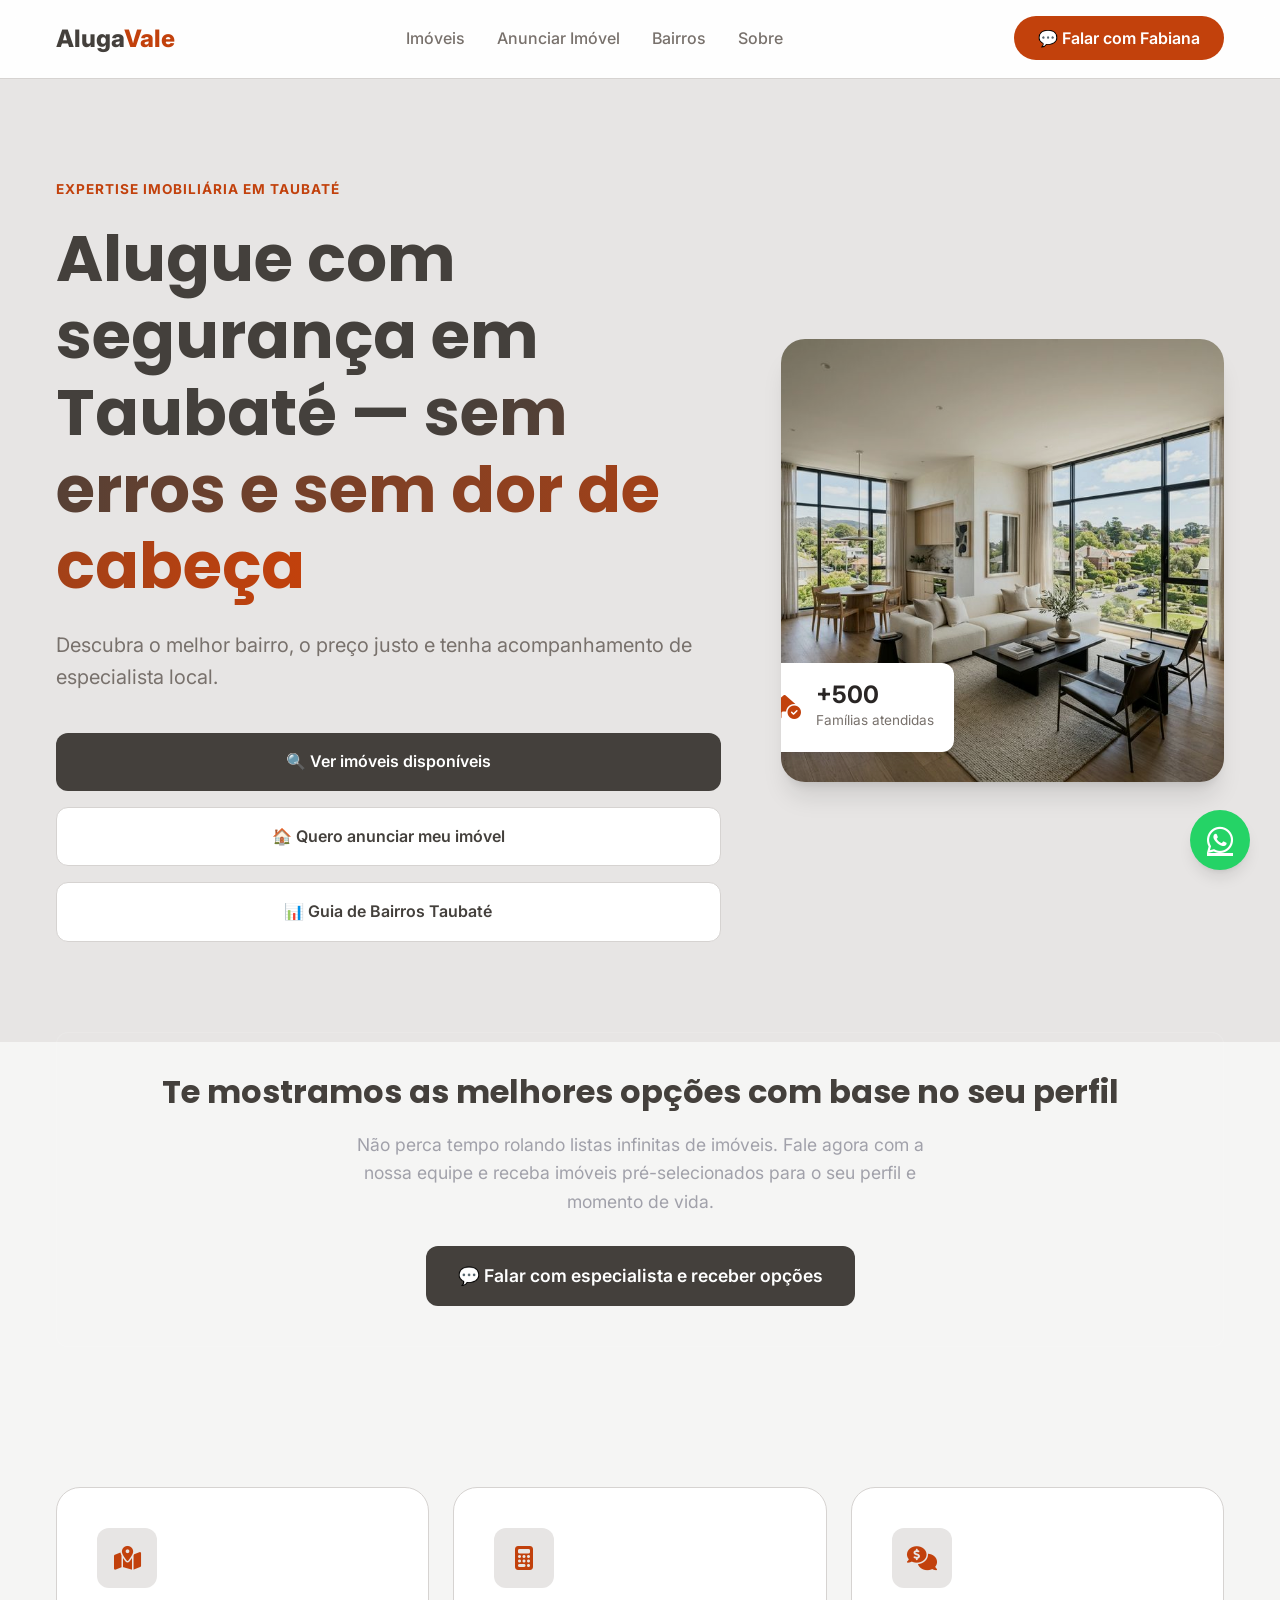
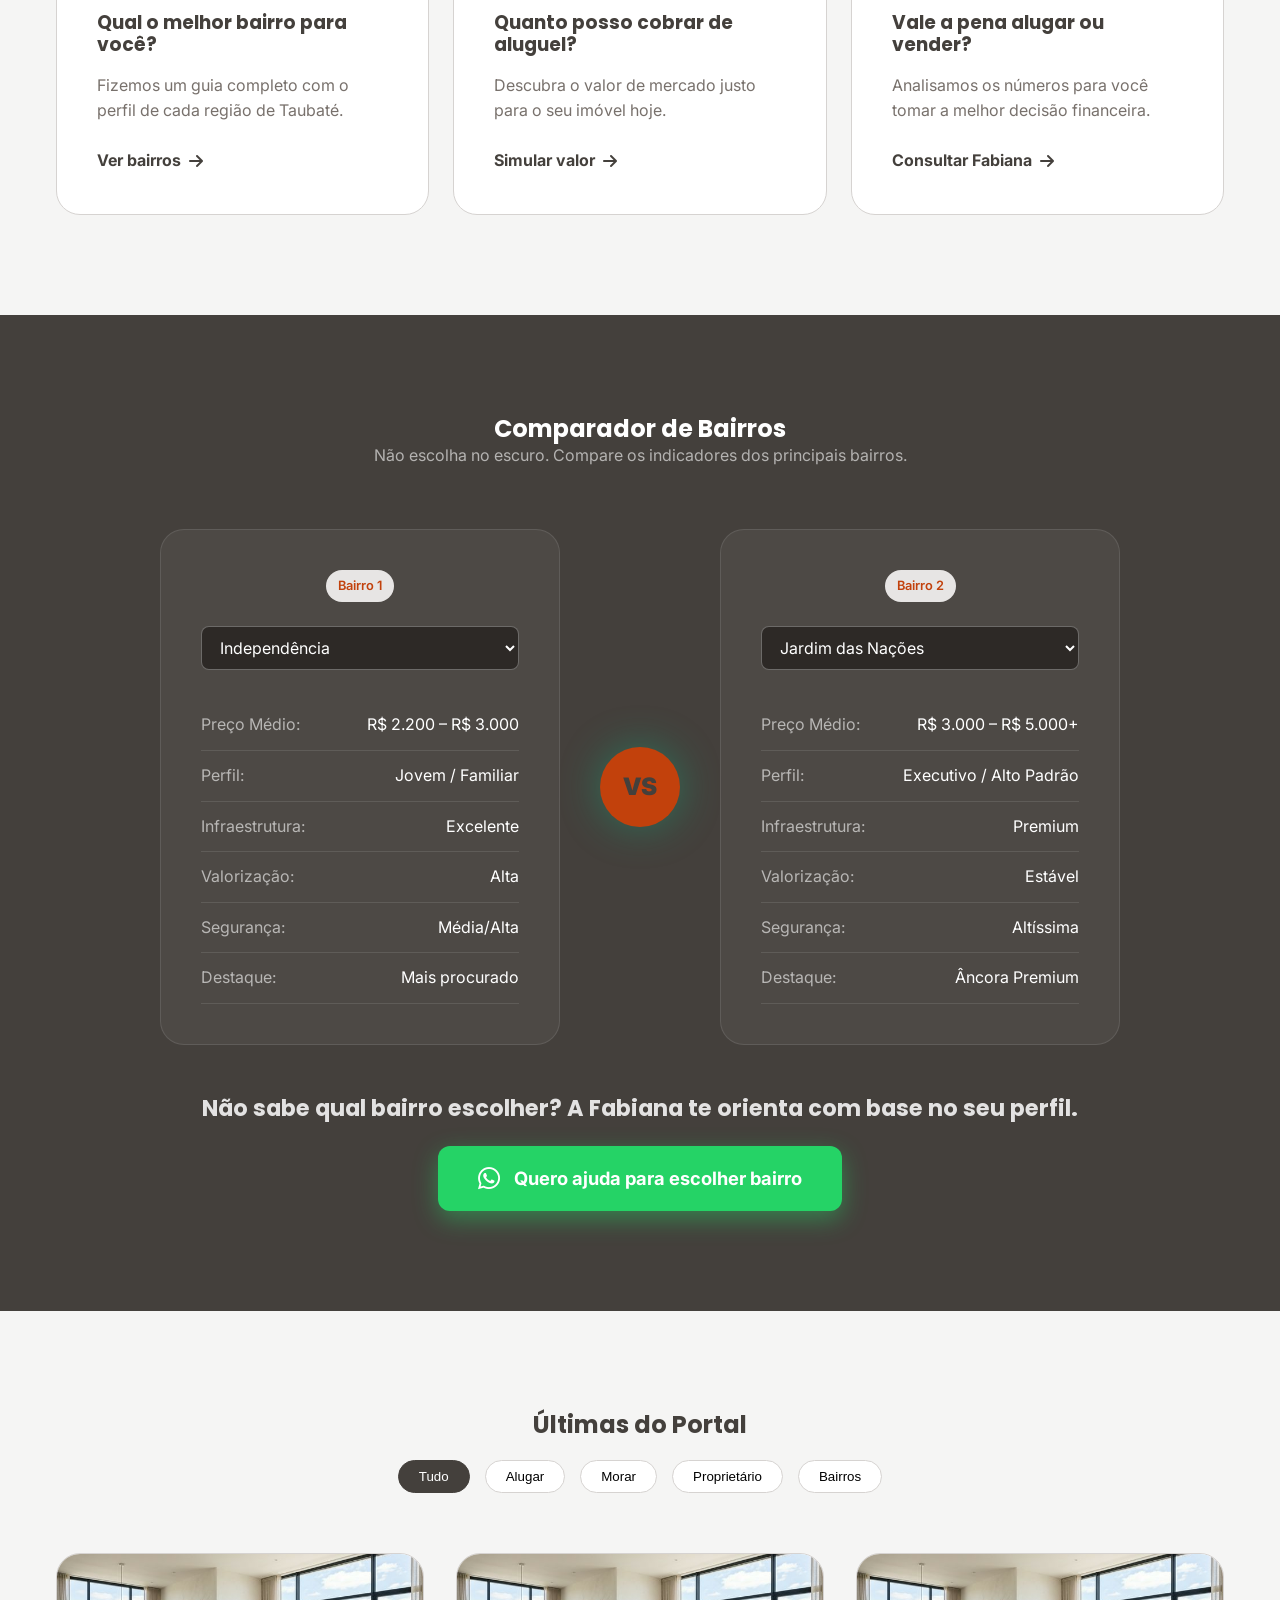
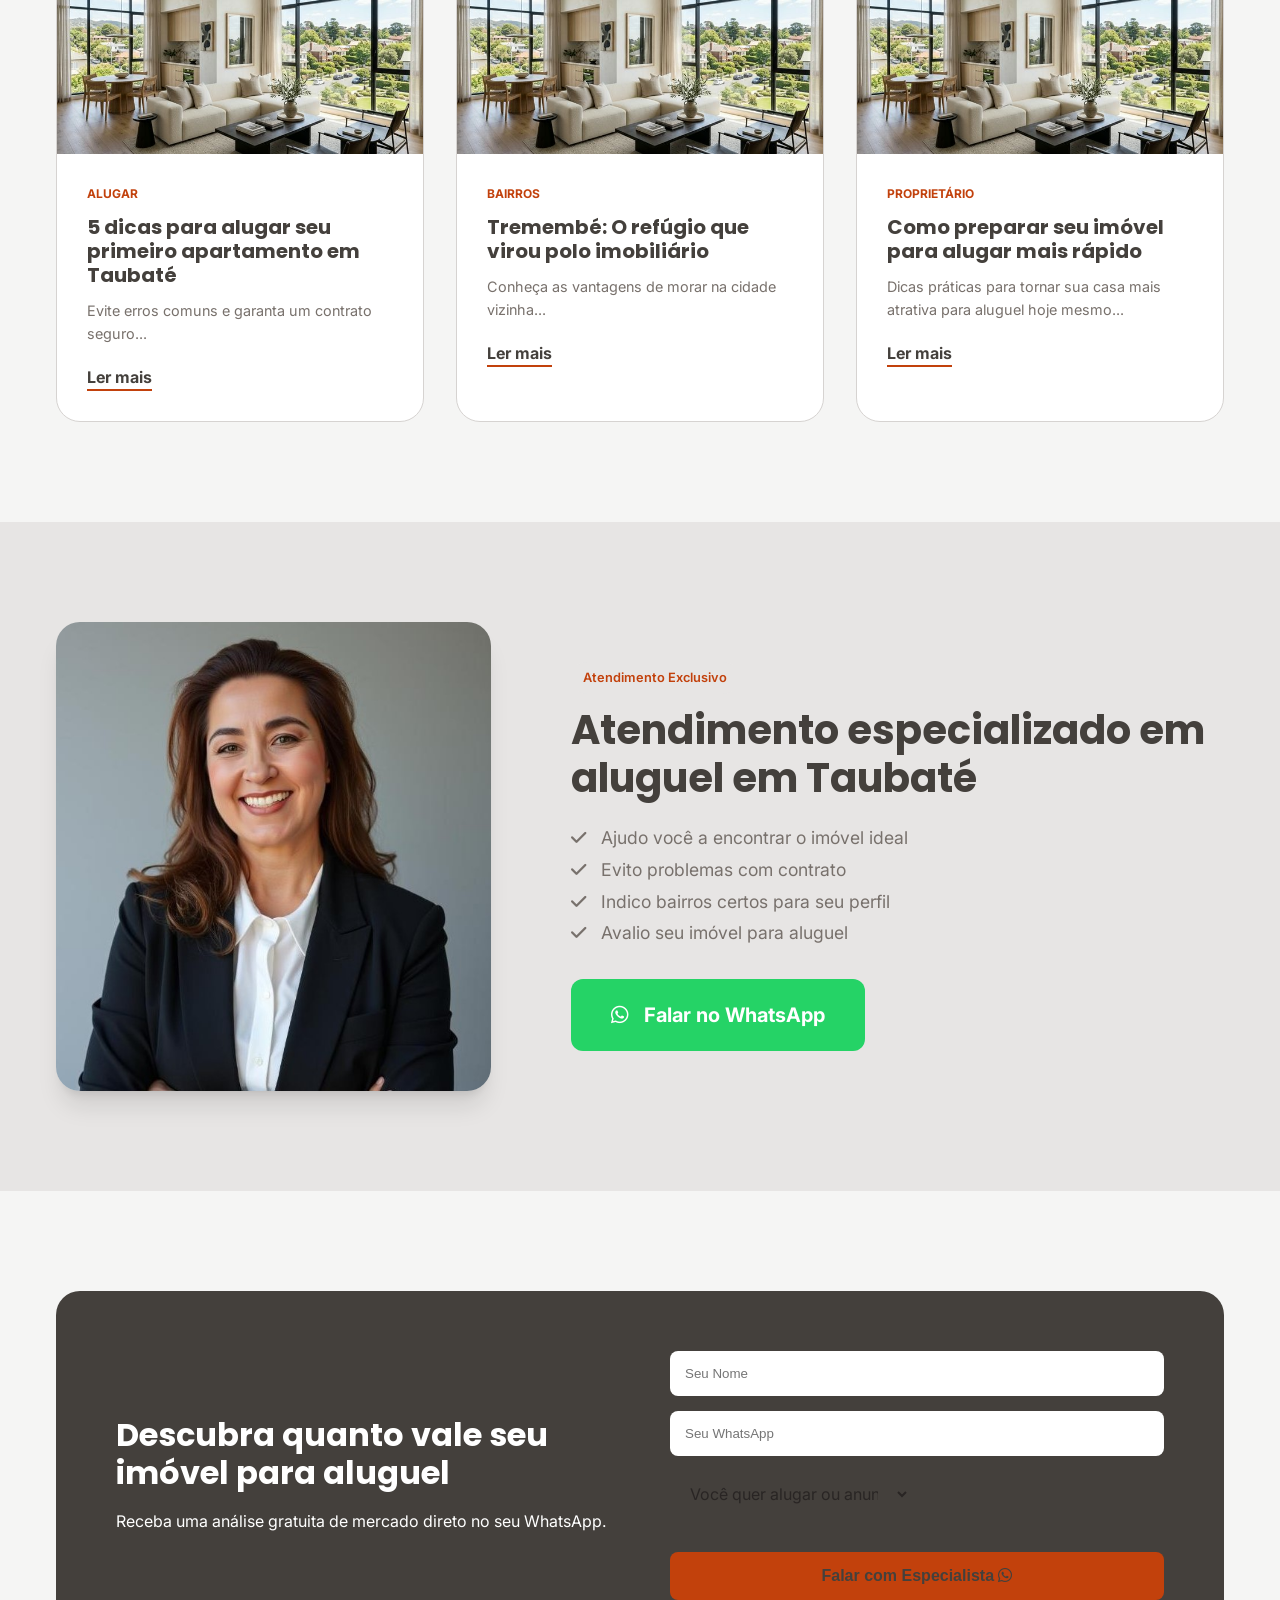
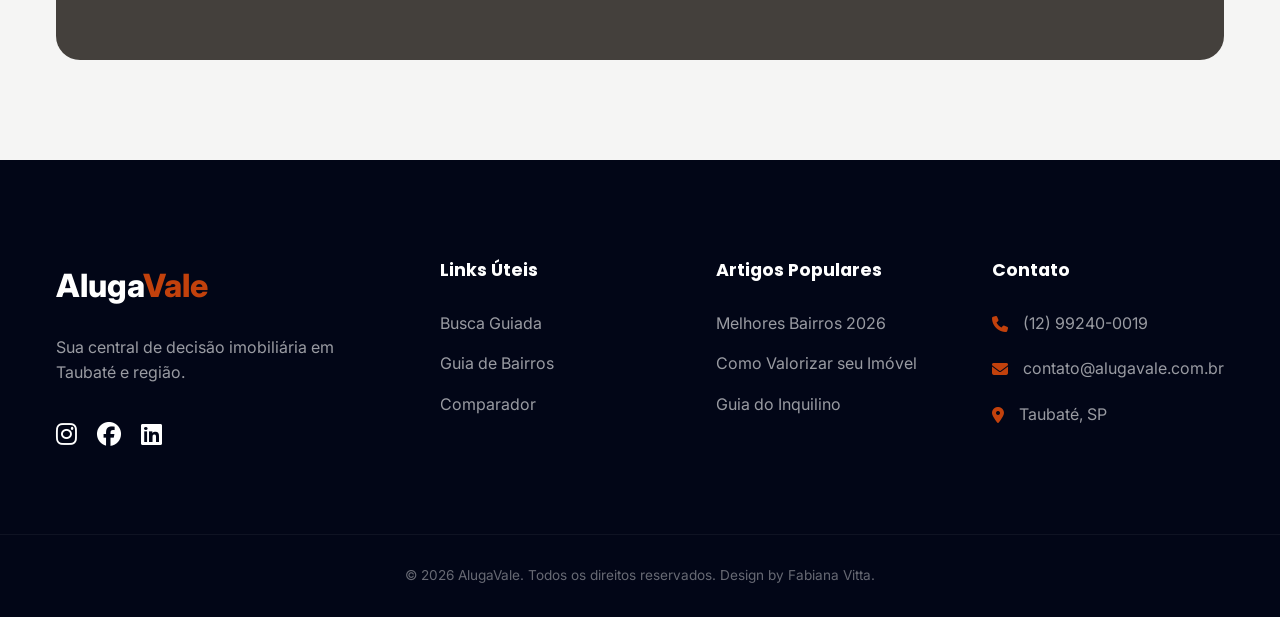
<file: index.html>
<!DOCTYPE html>
<html lang="pt-BR">

<head>
    <meta charset="UTF-8">
    <meta name="viewport" content="width=device-width, initial-scale=1.0">
    <title>AlugaVale | Consultoria Imobiliária Premium em Taubaté</title>
    <meta name="description"
        content="Consultoria especializada em locação e vendas de alto padrão em Taubaté e Tremembé. Resultados que você confia.">
    <link rel="icon" type="image/svg+xml" href="images/favicon.svg">

    <!-- Premium Fonts -->
    <link rel="preconnect" href="https://fonts.googleapis.com">
    <link rel="preconnect" href="https://fonts.gstatic.com" crossorigin>
    <link
        href="https://fonts.googleapis.com/css2?family=Inter:wght@400;500;600&family=Outfit:wght@500;600;700;800&family=Poppins:wght@400;500;600;700&display=swap"
        rel="stylesheet">

    <!-- UI Icons -->
    <link rel="stylesheet" href="https://cdnjs.cloudflare.com/ajax/libs/font-awesome/6.4.0/css/all.min.css">

    <link rel="stylesheet" href="css/style.css">
</head>

<body>

    <!-- WhatsApp Floating Button -->
    <a href="https://wa.me/5512992400019" class="whatsapp-fixed" target="_blank">
        <i class="fa-brands fa-whatsapp"></i>
    </a>

    <!-- Header / Navbar -->
    <nav class="navbar">
        <div class="container nav-container">
            <a href="/" class="logo">
                Aluga<span>Vale</span>
            </a>
            <div class="nav-links">
                <a href="imoveis.html">Imóveis</a>
                <a href="cadastrar-imovel.html">Anunciar Imóvel</a>
                <a href="#bairros">Bairros</a>
                <a href="#sobre">Sobre</a>
            </div>
            <div class="nav-actions">
                <a href="https://wa.me/5512992400019?text=Ol%C3%A1%21%20Gostaria%20de%20falar%20com%20a%20Fabiana." target="_blank" class="btn-cta">
                    💬 Falar com Fabiana
                </a>
            </div>
        </div>
    </nav>

    <!-- Main Content Wrapper -->
    <div id="home-content">

        <!-- HERO SECTION -->
        <section class="hero">
            <div class="container hero-layout">
                <div class="hero-text-content">
                    <span class="hero-badge">Expertise Imobiliária em Taubaté</span>
                    <h1>Alugue com segurança em Taubaté — <span class="text-gradient">sem erros e sem dor de cabeça</span></h1>
                    <p class="hero-subheadline">Descubra o melhor bairro, o preço justo e tenha acompanhamento de especialista local.</p>
                    
                    <div class="hero-buttons" style="flex-direction: column; align-items: flex-start; gap: 16px;">
                        <a href="imoveis.html" class="btn-primary" style="width: 100%; text-align: center; justify-content: center;">🔍 Ver imóveis disponíveis</a>
                        <a href="cadastrar-imovel.html" class="btn-secondary" style="width: 100%; text-align: center; justify-content: center;">🏠 Quero anunciar meu imóvel</a>
                        <a href="bairros.html" class="btn-secondary" style="width: 100%; text-align: center; justify-content: center;">📊 Guia de Bairros Taubaté</a>
                    </div>
                </div>
                
                <div class="hero-visual">
                    <div class="hero-image-card">
                        <img src="images/hero-bg.png" alt="Taubaté e Tremembé" class="hero-img">
                        <div class="floating-stat">
                            <i class="fa-solid fa-house-circle-check"></i>
                            <div>
                                <strong>+500</strong>
                                <span>Famílias atendidas</span>
                            </div>
                        </div>
                    </div>
                </div>
            </div>
        </section>

        <!-- BUSCA GUIADA (Substitui a busca padrão) -->
        <section class="search-section" id="busca" style="padding: 40px 0;">
            <div class="container">
                <div class="guided-search-banner" style="text-align: center; padding: 40px; background: rgba(255,255,255,0.03); border-radius: 12px; border: 1px solid rgba(255,255,255,0.1);">
                    <h2 style="margin-bottom: 20px; font-size: 2rem;">Te mostramos as melhores opções com base no seu perfil</h2>
                    <p style="margin-bottom: 30px; font-size: 1.1rem; color: #a1a1aa; max-width: 600px; margin-left: auto; margin-right: auto;">Não perca tempo rolando listas infinitas de imóveis. Fale agora com a nossa equipe e receba imóveis pré-selecionados para o seu perfil e momento de vida.</p>
                    <a href="https://wa.me/5512992400019?text=Ol%C3%A1%2C%20quero%20ajuda%20para%20encontrar%20um%20im%C3%B3vel%20para%20alugar%20em%20Taubat%C3%A9" target="_blank" class="btn-primary" style="display: inline-flex; font-size: 1.1rem; padding: 16px 32px;">💬 Falar com especialista e receber opções</a>
                </div>
            </div>
        </section>

        <!-- SEÇÃO DE DECISÃO (DIFERENCIAL) -->
        <section class="decision-section">
            <div class="container grid-3">
                <div class="decision-card">
                    <div class="card-icon"><i class="fa-solid fa-map-location-dot"></i></div>
                    <h3>Qual o melhor bairro para você?</h3>
                    <p>Fizemos um guia completo com o perfil de cada região de Taubaté.</p>
                    <a href="bairros.html" class="link-arrow">Ver bairros <i class="fa-solid fa-arrow-right"></i></a>
                </div>
                <div class="decision-card">
                    <div class="card-icon"><i class="fa-solid fa-calculator"></i></div>
                    <h3>Quanto posso cobrar de aluguel?</h3>
                    <p>Descubra o valor de mercado justo para o seu imóvel hoje.</p>
                    <a href="#avaliacao" class="link-arrow">Simular valor <i class="fa-solid fa-arrow-right"></i></a>
                </div>
                <div class="decision-card">
                    <div class="card-icon"><i class="fa-solid fa-comments-dollar"></i></div>
                    <h3>Vale a pena alugar ou vender?</h3>
                    <p>Analisamos os números para você tomar a melhor decisão financeira.</p>
                    <a href="#contato" class="link-arrow">Consultar Fabiana <i class="fa-solid fa-arrow-right"></i></a>
                </div>
            </div>
        </section>

        <!-- COMPARADOR DE BAIRROS -->
        <section class="comparator-section" id="comparacoes">
            <div class="container">
                <div class="section-header">
                    <h2>Comparador de Bairros</h2>
                    <p>Não escolha no escuro. Compare os indicadores dos principais bairros.</p>
                </div>
                
                <div class="comparator-ui">
                    <div class="comp-col">
                        <div class="comp-header">
                            <span class="badge">Bairro 1</span>
                            <select id="comp-select-1" onchange="updateComparator()" class="comp-select">
                                <option value="independencia">Independência</option>
                                <option value="jardim">Jardim das Nações</option>
                                <option value="centro">Centro</option>
                                <option value="estiva">Estiva</option>
                                <option value="quiririm">Quiririm</option>
                                <option value="saogeraldo">Vila São Geraldo</option>
                                <option value="tremembe">Tremembé</option>
                            </select>
                        </div>
                        <ul class="comp-list" id="comp-list-1"></ul>
                    </div>
                    <div class="vs-circle">VS</div>
                    <div class="comp-col">
                        <div class="comp-header">
                            <span class="badge">Bairro 2</span>
                            <select id="comp-select-2" onchange="updateComparator()" class="comp-select">
                                <option value="independencia">Independência</option>
                                <option value="jardim" selected>Jardim das Nações</option>
                                <option value="centro">Centro</option>
                                <option value="estiva">Estiva</option>
                                <option value="quiririm">Quiririm</option>
                                <option value="saogeraldo">Vila São Geraldo</option>
                                <option value="tremembe">Tremembé</option>
                            </select>
                        </div>
                        <ul class="comp-list" id="comp-list-2"></ul>
                    </div>
                </div>
                
                <div class="comparator-cta" style="text-align: center; margin-top: 50px;">
                    <h3 style="margin-bottom: 24px; font-size: 1.4rem; color: rgba(255,255,255,0.85);">Não sabe qual bairro escolher? A Fabiana te orienta com base no seu perfil.</h3>
                    <a href="https://wa.me/5512992400019?text=Ol%C3%A1%2C%20n%C3%A3o%20sei%20qual%20bairro%20escolher.%20Preciso%20de%20ajuda%20com%20base%20no%20meu%20perfil." target="_blank" style="
                        display: inline-flex;
                        align-items: center;
                        gap: 14px;
                        background: #25D366;
                        color: white;
                        font-size: 1.15rem;
                        font-weight: 700;
                        padding: 18px 40px;
                        border-radius: 12px;
                        text-decoration: none;
                        box-shadow: 0 8px 24px rgba(37,211,102,0.45);
                        transition: transform 0.2s, box-shadow 0.2s;
                        font-family: inherit;
                    "
                    onmouseover="this.style.transform='translateY(-3px)';this.style.boxShadow='0 14px 32px rgba(37,211,102,0.55)'"
                    onmouseout="this.style.transform='translateY(0)';this.style.boxShadow='0 8px 24px rgba(37,211,102,0.45)'">
                        <i class="fa-brands fa-whatsapp" style="font-size: 1.6rem;"></i>
                        Quero ajuda para escolher bairro
                    </a>
                </div>
            </div>
        </section>

        <!-- CONTEÚDOS EM DESTAQUE -->
        <section class="portal-grid" id="artigos">
            <div class="container">
                <div class="section-header">
                    <h2>Últimas do Portal</h2>
                    <div class="portal-categories">
                        <button class="active">Tudo</button>
                        <button>Alugar</button>
                        <button>Morar</button>
                        <button>Proprietário</button>
                        <button>Bairros</button>
                    </div>
                </div>

                <div class="articles-grid">
                    <article class="article-card">
                        <div class="article-img" style="background-image: url('images/hero-bg.png')"></div>
                        <div class="article-content">
                            <span class="cat">ALUGAR</span>
                            <h3>5 dicas para alugar seu primeiro apartamento em Taubaté</h3>
                            <p>Evite erros comuns e garanta um contrato seguro...</p>
                            <a href="#" class="btn-read">Ler mais</a>
                        </div>
                    </article>
                    <article class="article-card">
                        <div class="article-img" style="background-image: url('images/hero-bg.png')"></div>
                        <div class="article-content">
                            <span class="cat">BAIRROS</span>
                            <h3>Tremembé: O refúgio que virou polo imobiliário</h3>
                            <p>Conheça as vantagens de morar na cidade vizinha...</p>
                            <a href="#" class="btn-read">Ler mais</a>
                        </div>
                    </article>
                    <article class="article-card">
                        <div class="article-img" style="background-image: url('images/hero-bg.png')"></div>
                        <div class="article-content">
                            <span class="cat">PROPRIETÁRIO</span>
                            <h3>Como preparar seu imóvel para alugar mais rápido</h3>
                            <p>Dicas práticas para tornar sua casa mais atrativa para aluguel hoje mesmo...</p>
                            <a href="#" class="btn-read">Ler mais</a>
                        </div>
                    </article>
                </div>
            </div>
        </section>

        <!-- BLOCO DE CONFIANÇA -->
        <section class="trust-block" id="sobre">
            <div class="container trust-layout">
                <div class="trust-image">
                    <img src="images/corretora.jpg" alt="Fabiana Vitta">
                </div>
                <div class="trust-content">
                    <span class="badge">Atendimento Exclusivo</span>
                    <h2 style="margin-bottom: 10px;">Atendimento especializado em aluguel em Taubaté</h2>
                    <ul style="list-style: none; padding: 0; margin: 20px 0 30px 0; font-size: 1.1rem; line-height: 1.8; color: var(--text-muted);">
                        <li><i class="fa-solid fa-check" style="color: var(--primary-color); margin-right: 10px;"></i> Ajudo você a encontrar o imóvel ideal</li>
                        <li><i class="fa-solid fa-check" style="color: var(--primary-color); margin-right: 10px;"></i> Evito problemas com contrato</li>
                        <li><i class="fa-solid fa-check" style="color: var(--primary-color); margin-right: 10px;"></i> Indico bairros certos para seu perfil</li>
                        <li><i class="fa-solid fa-check" style="color: var(--primary-color); margin-right: 10px;"></i> Avalio seu imóvel para aluguel</li>
                    </ul>
                    <a href="https://wa.me/5512992400019?text=Ol%C3%A1%2C%20gostaria%20de%20falar%20com%20a%20Fabiana." target="_blank" class="btn-whatsapp-large">
                        <i class="fa-brands fa-whatsapp"></i> Falar no WhatsApp
                    </a>
                </div>
            </div>
        </section>

        <!-- CAPTURA DE LEADS -->
        <section class="lead-capture" id="avaliacao">
            <div class="container">
                <div class="capture-card">
                    <div class="capture-text">
                        <h2>Descubra quanto vale seu imóvel para aluguel</h2>
                        <p>Receba uma análise gratuita de mercado direto no seu WhatsApp.</p>
                    </div>
                    <form class="capture-form" id="leadForm">
                        <input type="text" id="leadName" placeholder="Seu Nome" required>
                        <input type="tel" id="leadPhone" placeholder="Seu WhatsApp" required>
                        <select id="leadIntent" required style="width: 100%; padding: 12px 16px; border: 1px solid var(--border-light); border-radius: 8px; background: var(--bg-card); color: var(--text-main); font-family: inherit; font-size: 1rem; outline: none; margin-bottom: 20px; transition: border-color 0.2s;">
                            <option value="">Você quer alugar ou anunciar um imóvel?</option>
                            <option value="quero_alugar">Quero alugar um imóvel</option>
                            <option value="quero_anunciar">Sou proprietário e quero anunciar/avaliar</option>
                        </select>
                        <button type="submit" class="btn-submit">Falar com Especialista <i class="fa-brands fa-whatsapp"></i></button>
                    </form>
                </div>
            </div>
        </section>

    </div> <!-- End Home Content -->

    <footer class="footer-professional">
        <div class="container footer-grid">
            <div class="footer-info">
                <div class="logo">Aluga<span>Vale</span></div>
                <p>Sua central de decisão imobiliária em Taubaté e região.</p>
                <div class="social-links">
                    <a href="#"><i class="fa-brands fa-instagram"></i></a>
                    <a href="#"><i class="fa-brands fa-facebook"></i></a>
                    <a href="#"><i class="fa-brands fa-linkedin"></i></a>
                </div>
            </div>
            <div class="footer-nav">
                <h4>Links Úteis</h4>
                <a href="#busca">Busca Guiada</a>
                <a href="#bairros">Guia de Bairros</a>
                <a href="#comparacoes">Comparador</a>
            </div>
            <div class="footer-nav">
                <h4>Artigos Populares</h4>
                <a href="#">Melhores Bairros 2026</a>
                <a href="#">Como Valorizar seu Imóvel</a>
                <a href="#">Guia do Inquilino</a>
            </div>
            <div class="footer-contact">
                <h4>Contato</h4>
                <p><i class="fa-solid fa-phone"></i> (12) 99240-0019</p>
                <p><i class="fa-solid fa-envelope"></i> contato@alugavale.com.br</p>
                <p><i class="fa-solid fa-location-dot"></i> Taubaté, SP</p>
            </div>
        </div>
        <div class="footer-bottom">
            <div class="container">
                <p>&copy; 2026 AlugaVale. Todos os direitos reservados. Design by Fabiana Vitta.</p>
            </div>
        </div>
    </footer>

    <script src="js/app.js"></script>
</body>

</html>
</file>
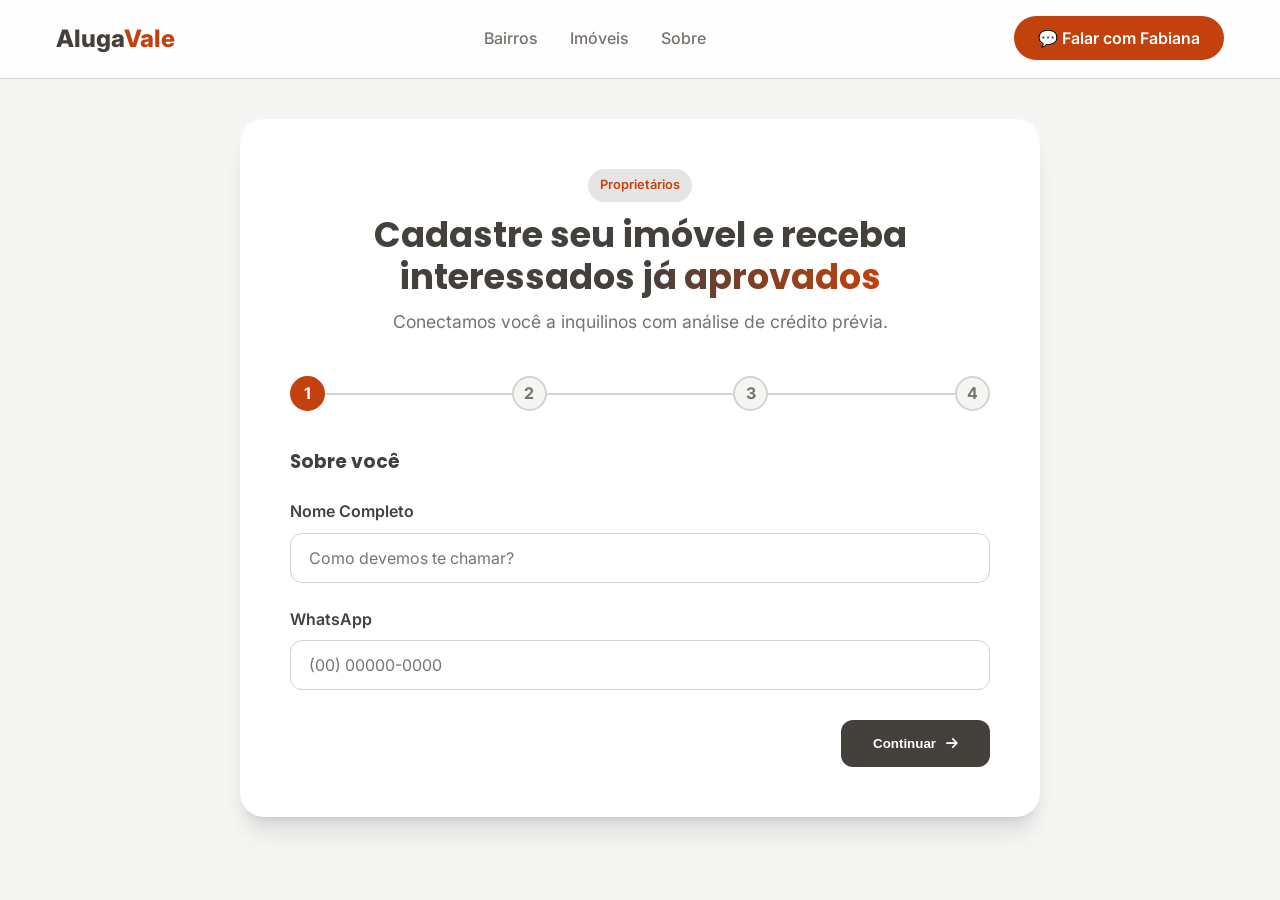
<file: cadastrar-imovel.html>
<!DOCTYPE html>
<html lang="pt-BR">

<head>
    <meta charset="UTF-8">
    <meta name="viewport" content="width=device-width, initial-scale=1.0">
    <title>Anuncie seu Imóvel | AlugaVale</title>
    <link rel="icon" type="image/svg+xml" href="images/favicon.svg">

    <!-- Premium Fonts -->
    <link rel="preconnect" href="https://fonts.googleapis.com">
    <link rel="preconnect" href="https://fonts.gstatic.com" crossorigin>
    <link href="https://fonts.googleapis.com/css2?family=Inter:wght@400;500;600&family=Outfit:wght@500;600;700;800&family=Poppins:wght@400;500;600;700&display=swap" rel="stylesheet">

    <!-- UI Icons -->
    <link rel="stylesheet" href="https://cdnjs.cloudflare.com/ajax/libs/font-awesome/6.4.0/css/all.min.css">

    <link rel="stylesheet" href="css/style.css">
    <link rel="stylesheet" href="css/imoveis.css">
</head>

<body>

    <nav class="navbar">
        <div class="container nav-container">
            <a href="index.html" class="logo">
                Aluga<span>Vale</span>
            </a>
            <div class="nav-links">
                <a href="index.html#bairros">Bairros</a>
                <a href="imoveis.html">Imóveis</a>
                <a href="index.html#sobre">Sobre</a>
            </div>
            <div class="nav-actions">
                <a href="https://wa.me/5512992400019" target="_blank" class="btn-cta">
                    💬 Falar com Fabiana
                </a>
            </div>
        </div>
    </nav>

    <main class="container">
        <div class="form-container">
            <div id="formHeader" style="text-align: center; margin-bottom: 40px;">
                <span class="badge">Proprietários</span>
                <h1 style="font-size: 2.2rem; line-height: 1.2;">Cadastre seu imóvel e receba interessados <span class="text-gradient">já aprovados</span></h1>
                <p style="color: var(--text-muted); margin-top: 10px; font-size: 1.1rem;">Conectamos você a inquilinos com análise de crédito prévia.</p>
            </div>

            <!-- Progress Tracker -->
            <div class="form-steps">
                <div class="step-item active" data-step="1">1</div>
                <div class="step-item" data-step="2">2</div>
                <div class="step-item" data-step="3">3</div>
                <div class="step-item" data-step="4">4</div>
            </div>

            <form id="propertyForm">
                <!-- Step 1: Proprietário -->
                <div class="form-section active" id="step1">
                    <h3 style="margin-bottom: 25px;">Sobre você</h3>
                    <div class="form-group">
                        <label for="ownerName">Nome Completo</label>
                        <input type="text" id="ownerName" class="form-control" placeholder="Como devemos te chamar?" required>
                    </div>
                    <div class="form-group">
                        <label for="ownerPhone">WhatsApp</label>
                        <input type="tel" id="ownerPhone" class="form-control" placeholder="(00) 00000-0000" required>
                    </div>
                    <div style="display: flex; justify-content: flex-end; margin-top: 30px;">
                        <button type="button" class="btn-primary" onclick="nextStep(2)">Continuar <i class="fa-solid fa-arrow-right"></i></button>
                    </div>
                </div>

                <!-- Step 2: Imóvel -->
                <div class="form-section" id="step2">
                    <h3 style="margin-bottom: 25px;">Sobre o imóvel</h3>
                    <div class="grid-3" style="grid-template-columns: 1fr 1fr; gap: 20px; margin-bottom: 0;">
                        <div class="form-group">
                            <label for="type">Tipo</label>
                            <select id="type" class="form-control" required>
                                <option value="">Selecione...</option>
                                <option value="Casa">Casa</option>
                                <option value="Apartamento">Apartamento</option>
                                <option value="Comercial">Ponto Comercial</option>
                            </select>
                        </div>
                        <div class="form-group">
                            <label for="neighborhood">Bairro</label>
                            <input type="text" id="neighborhood" class="form-control" placeholder="Onde fica?" required>
                        </div>
                    </div>
                    <div class="form-group">
                        <label for="rentValue">Valor do Aluguel (Pacote completo)</label>
                        <input type="text" id="rentValue" class="form-control" placeholder="R$ 0,00" required>
                    </div>
                    <div class="form-group">
                        <label for="description">Descrição (Diferenciais)</label>
                        <textarea id="description" class="form-control" rows="4" placeholder="Ex: Quintal grande, suíte, recém reformado..." required></textarea>
                    </div>
                    <div style="display: flex; justify-content: space-between; margin-top: 30px;">
                        <button type="button" class="btn-secondary" onclick="nextStep(1)">Voltar</button>
                        <button type="button" class="btn-primary" onclick="nextStep(3)">Continuar <i class="fa-solid fa-arrow-right"></i></button>
                    </div>
                </div>

                <!-- Step 3: Fotos -->
                <div class="form-section" id="step3">
                    <h3 style="margin-bottom: 15px;">Fotos do imóvel</h3>
                    <p style="color: var(--text-muted); margin-bottom: 25px; font-size: 0.95rem;">Imóveis com fotos de boa qualidade alugam até 3x mais rápido.</p>
                    
                    <div class="upload-container" onclick="document.getElementById('fileInput').click()">
                        <div class="upload-icon"><i class="fa-solid fa-cloud-arrow-up"></i></div>
                        <h4>Clique para carregar ou arraste fotos</h4>
                        <p style="color: var(--text-muted); font-size: 0.85rem;">Formatos aceitos: JPG, PNG • Máx. 10 fotos</p>
                        <input type="file" id="fileInput" multiple accept="image/*" style="display: none;">
                    </div>

                    <div id="photoCounter" style="margin-top: 20px; font-weight: 600; color: var(--primary);">
                        Fotos selecionadas: <span id="currentPhotoCount">0</span>/10
                    </div>

                    <div id="previewGrid" class="preview-grid">
                        <!-- Previews will appear here -->
                    </div>

                    <div style="display: flex; justify-content: space-between; margin-top: 30px;">
                        <button type="button" class="btn-secondary" onclick="nextStep(2)">Voltar</button>
                        <button type="button" class="btn-primary" onclick="nextStep(4)">Finalizar Cadastro <i class="fa-solid fa-arrow-right"></i></button>
                    </div>
                </div>

                <!-- Step 4: Revisão -->
                <div class="form-section" id="step4">
                    <h3 style="margin-bottom: 25px;">Tudo pronto?</h3>
                    <div style="background: var(--bg-gray); padding: 25px; border-radius: var(--radius-md); margin-bottom: 30px;">
                        <p>Ao clicar abaixo, você concorda que nossa equipe entre em contato via WhatsApp para validar seu cadastro imobiliário.</p>
                    </div>
                    <div style="display: flex; justify-content: space-between; margin-top: 30px;">
                        <button type="button" class="btn-secondary" onclick="nextStep(3)">Voltar</button>
                        <button type="submit" id="submitBtn" class="btn-primary" style="padding: 16px 40px; font-size: 1.1rem;">
                            Quero anunciar meu imóvel
                        </button>
                    </div>
                </div>
            </form>

            <div id="successMessage" class="hidden" style="text-align: center; padding: 40px 0;">
                <div style="font-size: 70px; color: #22c55e; margin-bottom: 25px;">
                    <i class="fa-solid fa-circle-check"></i>
                </div>
                <h2 style="font-size: 2rem; margin-bottom: 15px;">Seu imóvel foi enviado com sucesso!</h2>
                <p style="color: var(--text-muted); font-size: 1.1rem; max-width: 500px; margin: 0 auto;">Nossa equipe irá revisar e em breve você começará a receber interessados qualificados no seu WhatsApp.</p>
                <div style="margin-top: 40px;">
                    <a href="index.html" class="btn-secondary">Voltar para o início</a>
                </div>
            </div>
        </div>
    </main>

    <script src="js/imoveis.js"></script>
    <script>
        // Multi-Step Logic
        let currentStep = 1;
        const totalSteps = 4;

        function nextStep(step) {
            // Basic validation for current step
            const currentSection = document.getElementById(`step${currentStep}`);
            const inputs = currentSection.querySelectorAll('input, select, textarea');
            let valid = true;
            
            inputs.forEach(input => {
                if(input.required && !input.value) {
                    input.style.borderColor = '#ef4444';
                    valid = false;
                } else {
                    input.style.borderColor = 'var(--border)';
                }
            });

            if (!valid && step > currentStep) return;

            // Switch steps
            document.querySelectorAll('.form-section').forEach(s => s.classList.remove('active'));
            document.getElementById(`step${step}`).classList.add('active');
            
            // Update progress items
            document.querySelectorAll('.step-item').forEach(item => {
                const s = parseInt(item.dataset.step);
                item.classList.remove('active', 'completed');
                if (s === step) item.classList.add('active');
                if (s < step) item.classList.add('completed');
            });

            currentStep = step;
            window.scrollTo({ top: 0, behavior: 'smooth' });
        }

        // Mask for Phone
        const phoneInput = document.getElementById('ownerPhone');
        phoneInput.addEventListener('input', (e) => {
            let x = e.target.value.replace(/\D/g, '').match(/(\d{0,2})(\d{0,5})(\d{0,4})/);
            e.target.value = !x[2] ? x[1] : '(' + x[1] + ') ' + x[2] + (x[3] ? '-' + x[3] : '');
        });

        // Mask for Currency
        const rentInput = document.getElementById('rentValue');
        rentInput.addEventListener('input', (e) => {
            let value = e.target.value.replace(/\D/g, "");
            value = (value / 100).toLocaleString("pt-BR", {
                style: "currency",
                currency: "BRL",
            });
            e.target.value = value;
        });

        // Photo Upload System
        const fileInput = document.getElementById('fileInput');
        const previewGrid = document.getElementById('previewGrid');
        const countSpan = document.getElementById('currentPhotoCount');
        let uploadedFiles = [];

        fileInput.addEventListener('change', (e) => {
            const files = Array.from(e.target.files);
            
            if (uploadedFiles.length + files.length > 10) {
                alert('O limite máximo é de 10 fotos.');
                return;
            }

            files.forEach(file => {
                if (file.size > 5 * 1024 * 1024) {
                    alert(`A foto ${file.name} é muito grande. Limite de 5MB.`);
                    return;
                }

                const reader = new FileReader();
                reader.onload = (event) => {
                    const item = document.createElement('div');
                    item.className = 'preview-item';
                    const fileId = Date.now() + Math.random();
                    
                    item.innerHTML = `
                        <img src="${event.target.result}">
                        <button type="button" class="remove-photo" onclick="removePhoto('${fileId}')">
                            <i class="fa-solid fa-xmark"></i>
                        </button>
                    `;
                    item.dataset.id = fileId;
                    previewGrid.appendChild(item);
                    
                    uploadedFiles.push({ id: fileId, file: file, base64: event.target.result });
                    updateCounter();
                };
                reader.readAsDataURL(file);
            });
        });

        function removePhoto(id) {
            uploadedFiles = uploadedFiles.filter(f => f.id != id);
            const item = previewGrid.querySelector(`[data-id="${id}"]`);
            if (item) item.remove();
            updateCounter();
        }

        function updateCounter() {
            countSpan.innerText = uploadedFiles.length;
        }

        // Form Submission
        document.getElementById('propertyForm').addEventListener('submit', async function(e) {
            e.preventDefault();
            
            const btn = document.getElementById('submitBtn');
            btn.classList.add('btn-loading');
            btn.disabled = true;

            // Prepare Data for API (Future)
            const formData = new FormData();
            formData.append('ownerName', document.getElementById('ownerName').value);
            formData.append('ownerPhone', document.getElementById('ownerPhone').value);
            formData.append('type', document.getElementById('type').value);
            formData.append('neighborhood', document.getElementById('neighborhood').value);
            formData.append('rentValue', document.getElementById('rentValue').value);
            formData.append('description', document.getElementById('description').value);
            
            uploadedFiles.forEach((fileObj, index) => {
                formData.append(`image_${index}`, fileObj.file);
            });

            // For now, save to localStorage (Mocking)
            const propertyData = {
                ownerName: document.getElementById('ownerName').value,
                ownerPhone: document.getElementById('ownerPhone').value,
                type: document.getElementById('type').value,
                neighborhood: document.getElementById('neighborhood').value,
                rentValue: document.getElementById('rentValue').value.replace('R$\xa0', '').replace('R$ ', ''),
                description: document.getElementById('description').value,
                photos: uploadedFiles.map(f => f.base64).slice(0, 2) // Limit Base64 storage to avoid quota error
            };

            // Send to Real API
            const result = await AlugaVale.registerProperty(propertyData);
            
            if (result) {
                document.getElementById('propertyForm').classList.add('hidden');
                document.getElementById('formHeader').classList.add('hidden');
                document.querySelector('.form-steps').classList.add('hidden');
                document.getElementById('successMessage').classList.remove('hidden');
                
                window.scrollTo({ top: 0, behavior: 'smooth' });
            } else {
                alert('Ocorreu um erro ao salvar. Tente novamente.');
                btn.classList.remove('btn-loading');
                btn.disabled = false;
            }
        });
    </script>
</body>

</html>
</file>
<file: css/style.css>
/* =========================================
   Design System & Luxury Variables
   ========================================= */
:root {
    /* High-End Warm Gray & Terracotta Palette */
    --primary: #44403C;      /* Warm Earth */
    --primary-light: #57534E;
    --accent: #C2410C;      /* Tuscan Clay */
    --accent-hover: #9A3412;
    --cta-orange: #C2410C;  /* Consistent with Terracotta */
    --bg-white: #F5F5F4;     /* Sandstone */
    --bg-gray: #E7E5E4; 
    --border: #D6D3D1;
    
    --text-main: #292524;
    --text-muted: #78716C;
    
    /* UX / Effects */
    --shadow-sm: 0 1px 2px 0 rgb(0 0 0 / 0.05);
    --shadow-md: 0 4px 6px -1px rgb(0 0 0 / 0.1), 0 2px 4px -2px rgb(0 0 0 / 0.1);
    --shadow-lg: 0 10px 15px -3px rgb(0 0 0 / 0.1), 0 4px 6px -4px rgb(0 0 0 / 0.1);
    --shadow-premium: 0 20px 25px -5px rgb(0 0 0 / 0.1), 0 8px 10px -6px rgb(0 0 0 / 0.1);
    
    --radius-sm: 8px;
    --radius-md: 12px;
    --radius-lg: 24px;
    --radius-full: 9999px;
    
    --transition: all 0.3s cubic-bezier(0.4, 0, 0.2, 1);
}

/* =========================================
   Base Styles
   ========================================= */
* {
    margin: 0;
    padding: 0;
    box-sizing: border-box;
    -webkit-font-smoothing: antialiased;
}

html, body {
    width: 100%;
    overflow-x: hidden;
    position: relative;
}

body {
    font-family: 'Inter', sans-serif;
    background-color: var(--bg-white);
    color: var(--text-main);
    line-height: 1.6;
}

h1, h2, h3, h4 {
    font-family: 'Poppins', 'Outfit', sans-serif;
    font-weight: 700;
    color: var(--primary);
    line-height: 1.2;
}

.container {
    width: 100%;
    max-width: 1216px; /* Optimized for readability */
    margin: 0 auto;
    padding: 0 24px;
}

/* =========================================
   Layout & Utilities
   ========================================= */
.section-padding { padding: 80px 0; }
.grid-3 { display: grid; grid-template-columns: repeat(3, 1fr); gap: 24px; }
.text-gradient { background: linear-gradient(90deg, var(--primary), var(--accent)); -webkit-background-clip: text; background-clip: text; -webkit-text-fill-color: transparent; }
.badge { display: inline-block; padding: 6px 12px; background: var(--bg-gray); border-radius: var(--radius-full); font-size: 0.8rem; font-weight: 600; color: var(--accent); margin-bottom: 12px; }
.hidden { display: none !important; }

/* Buttons */
.btn-primary { background: var(--primary); color: white; padding: 16px 32px; border-radius: var(--radius-md); font-weight: 600; text-decoration: none; display: inline-flex; align-items: center; gap: 10px; transition: var(--transition); border: none; cursor: pointer; }
.btn-primary:hover { background: var(--primary-light); transform: translateY(-2px); box-shadow: var(--shadow-lg); }

.btn-secondary { background: white; color: var(--primary); border: 1px solid var(--border); padding: 16px 32px; border-radius: var(--radius-md); font-weight: 600; text-decoration: none; display: inline-flex; align-items: center; gap: 10px; transition: var(--transition); }
.btn-secondary:hover { border-color: var(--primary); background: var(--bg-gray); }

.btn-cta { background: var(--cta-orange); color: white; padding: 12px 24px; border-radius: var(--radius-full); font-weight: 600; text-decoration: none; transition: var(--transition); }
.btn-cta:hover { opacity: 0.9; transform: scale(1.05); }

/* WhatsApp Fixed */
.whatsapp-fixed { position: fixed; bottom: 30px; right: 30px; width: 60px; height: 60px; background: #25D366; color: white; border-radius: 50%; display: flex; align-items: center; justify-content: center; font-size: 30px; box-shadow: var(--shadow-lg); z-index: 9999; transition: var(--transition); }
.whatsapp-fixed:hover { transform: scale(1.1) rotate(10deg); }

/* =========================================
   Navbar
   ========================================= */
.navbar { padding: 20px 0; background: rgba(255, 255, 255, 0.9); backdrop-filter: blur(10px); position: sticky; top: 0; z-index: 1000; border-bottom: 1px solid var(--border); }
.nav-container { display: flex; justify-content: space-between; align-items: center; }
.logo { font-size: 1.5rem; font-weight: 800; color: var(--primary); text-decoration: none; }
.logo span { color: var(--accent); }
.nav-links { display: flex; gap: 32px; }
.nav-links a { text-decoration: none; color: var(--text-muted); font-weight: 500; transition: var(--transition); }
.nav-links a:hover { color: var(--primary); }

/* =========================================
   Hero Section
   ========================================= */
.hero { padding: 100px 0; background: var(--bg-gray); overflow: hidden; }
.hero-layout { display: grid; grid-template-columns: 1.2fr 0.8fr; gap: 60px; align-items: center; }
.hero-badge { color: var(--accent); font-weight: 700; text-transform: uppercase; font-size: 0.85rem; letter-spacing: 1px; display: block; margin-bottom: 20px; }
.hero h1 { font-size: 4rem; margin-bottom: 24px; }
.hero-subheadline { font-size: 1.25rem; color: var(--text-muted); margin-bottom: 40px; }
.hero-buttons { display: flex; gap: 20px; }

.hero-visual { position: relative; }
.hero-image-card { position: relative; border-radius: var(--radius-lg); overflow: hidden; box-shadow: var(--shadow-premium); }
.hero-img { width: 100%; display: block; filter: brightness(0.9); }
.floating-stat { position: absolute; bottom: 30px; left: -30px; background: white; padding: 20px; border-radius: var(--radius-md); box-shadow: var(--shadow-lg); display: flex; align-items: center; gap: 15px; animation: float 6s ease-in-out infinite; }
.floating-stat i { font-size: 24px; color: var(--accent); }
.floating-stat strong { display: block; font-size: 1.5rem; line-height: 1; }
.floating-stat span { font-size: 0.85rem; color: var(--text-muted); }

@keyframes float { 0%, 100% { transform: translateY(0); } 50% { transform: translateY(-20px); } }

/* =========================================
   Search Section
   ========================================= */
.search-section { margin-top: -50px; position: relative; z-index: 100; }
.search-bar { background: white; padding: 30px; border-radius: var(--radius-lg); box-shadow: var(--shadow-premium); display: flex; gap: 20px; align-items: flex-end; }
.search-field { flex: 1; display: flex; flex-direction: column; gap: 8px; }
.search-field label { font-size: 0.85rem; font-weight: 600; color: var(--text-muted); }
.search-field input, .search-field select { padding: 12px; border: 1px solid var(--border); border-radius: var(--radius-sm); font-family: inherit; outline: none; }
.btn-search { background: var(--accent); color: white; width: 50px; height: 50px; border-radius: var(--radius-sm); border: none; cursor: pointer; transition: var(--transition); }
.btn-search:hover { background: var(--accent-hover); transform: scale(1.05); }

/* =========================================
   Decision Section
   ========================================= */
.decision-section { padding: 100px 0; }
.decision-card { background: white; padding: 40px; border-radius: var(--radius-lg); border: 1px solid var(--border); transition: var(--transition); }
.decision-card:hover { transform: translateY(-10px); border-color: var(--accent); box-shadow: var(--shadow-lg); }
.card-icon { width: 60px; height: 60px; background: var(--bg-gray); color: var(--accent); border-radius: var(--radius-md); display: flex; align-items: center; justify-content: center; font-size: 24px; margin-bottom: 24px; }
.decision-card h3 { margin-bottom: 16px; }
.decision-card p { color: var(--text-muted); margin-bottom: 24px; }
.link-arrow { color: var(--primary); text-decoration: none; font-weight: 700; display: inline-flex; align-items: center; gap: 8px; transition: var(--transition); }
.link-arrow:hover { gap: 12px; color: var(--accent); }

/* =========================================
   Comparator Section
   ========================================= */
.comparator-section { padding: 100px 0; background: var(--primary); color: white; }
.comparator-section h2 { color: white; }
.section-header { text-align: center; margin-bottom: 60px; }
.section-header p { color: rgba(255,255,255,0.6); }

.comparator-ui { display: flex; justify-content: center; align-items: center; gap: 40px; }
.comp-col { background: rgba(255,255,255,0.05); border: 1px solid rgba(255,255,255,0.1); padding: 40px; border-radius: var(--radius-lg); width: 400px; text-align: center; }
.comp-header h3 { color: white; margin-top: 10px; }
.comp-list { list-style: none; margin-top: 30px; text-align: left; }
.comp-list li { display: flex; justify-content: space-between; padding: 12px 0; border-bottom: 1px solid rgba(255,255,255,0.1); }
.comp-list .label { color: rgba(255,255,255,0.6); }
.vs-circle { width: 80px; height: 80px; background: var(--accent); color: var(--primary); border-radius: 50%; display: flex; align-items: center; justify-content: center; font-weight: 900; font-size: 1.5rem; box-shadow: 0 0 40px rgba(16, 185, 129, 0.4); }

/* Comparador Dropdown */
.comp-select {
    width: 100%;
    margin-top: 12px;
    padding: 10px 14px;
    border-radius: 8px;
    border: 1px solid rgba(255,255,255,0.3);
    background: #2d2926;
    color: white;
    font-family: inherit;
    font-size: 1rem;
    outline: none;
    cursor: pointer;
    appearance: auto;
}
.comp-select option {
    background: #2d2926;
    color: white;
    padding: 8px;
}
.comp-select:focus {
    border-color: var(--accent);
    box-shadow: 0 0 0 2px rgba(194,65,12,0.3);
}

/* =========================================
   Portal Grid
   ========================================= */
.portal-grid { padding: 100px 0; }
.portal-categories { display: flex; justify-content: center; gap: 15px; margin-top: 20px; }
.portal-categories button { padding: 8px 20px; border-radius: var(--radius-full); border: 1px solid var(--border); background: white; cursor: pointer; transition: var(--transition); }
.portal-categories button.active { background: var(--primary); color: white; border-color: var(--primary); }

.articles-grid { display: grid; grid-template-columns: repeat(3, 1fr); gap: 32px; margin-top: 60px; }
.article-card { background: white; border-radius: var(--radius-lg); overflow: hidden; border: 1px solid var(--border); transition: var(--transition); }
.article-card:hover { transform: translateY(-5px); box-shadow: var(--shadow-lg); }
.article-img { height: 200px; background-size: cover; background-position: center; }
.article-content { padding: 30px; }
.article-content .cat { font-size: 0.75rem; font-weight: 700; color: var(--accent); display: block; margin-bottom: 12px; }
.article-content h3 { font-size: 1.25rem; margin-bottom: 12px; }
.article-content p { color: var(--text-muted); font-size: 0.9rem; margin-bottom: 20px; }
.btn-read { color: var(--primary); text-decoration: none; font-weight: 700; border-bottom: 2px solid var(--accent); padding-bottom: 2px; transition: var(--transition); }
.btn-read:hover { color: var(--accent); }

/* =========================================
   Trust Block
   ========================================= */
.trust-block { padding: 100px 0; background: var(--bg-gray); }
.trust-layout { display: grid; grid-template-columns: 0.8fr 1.2fr; gap: 80px; align-items: center; }
.trust-image { width: 100%; max-width: 500px; margin: 0 auto; display: flex; justify-content: center; }
.trust-image img { width: 100%; height: auto; border-radius: var(--radius-lg); box-shadow: var(--shadow-premium); object-fit: cover; }
.trust-content h2 { font-size: 2.5rem; margin-bottom: 24px; }
.trust-content p { font-size: 1.1rem; color: var(--text-muted); margin-bottom: 40px; }
.btn-whatsapp-large { background: #25D366; color: white; padding: 20px 40px; border-radius: var(--radius-md); text-decoration: none; display: inline-flex; align-items: center; gap: 15px; font-weight: 700; font-size: 1.25rem; transition: var(--transition); }
.btn-whatsapp-large:hover { transform: translateY(-3px); box-shadow: 0 10px 20px rgba(37, 211, 102, 0.3); }

/* =========================================
   Lead Capture
   ========================================= */
.lead-capture { padding: 100px 0; }
.capture-card { background: var(--primary); color: white; padding: 60px; border-radius: var(--radius-lg); display: grid; grid-template-columns: 1fr 1fr; gap: 60px; align-items: center; }
.capture-card h2 { color: white; font-size: 2rem; margin-bottom: 16px; }
.capture-form { display: grid; grid-template-columns: 1fr 1fr; gap: 15px; }
.capture-form input { padding: 15px; border-radius: var(--radius-sm); border: none; grid-column: span 2; }
.btn-submit { grid-column: span 2; background: var(--accent); color: var(--primary); padding: 15px; border-radius: var(--radius-sm); border: none; font-weight: 700; font-size: 1rem; cursor: pointer; transition: var(--transition); }
.btn-submit:hover { opacity: 0.9; }

/* =========================================
   Footer
   ========================================= */
.footer-professional { background: #020617; color: white; padding-top: 100px; }
.footer-grid { display: grid; grid-template-columns: 1.5fr 1fr 1fr 1fr; gap: 60px; padding-bottom: 80px; }
.footer-info .logo { color: white; margin-bottom: 24px; font-size: 2rem; }
.footer-info p { color: rgba(255,255,255,0.6); margin-bottom: 30px; }
.social-links { display: flex; gap: 20px; }
.social-links a { color: white; font-size: 1.5rem; transition: var(--transition); }
.social-links a:hover { color: var(--accent); }

.footer-nav h4, .footer-contact h4 { margin-bottom: 30px; font-size: 1.1rem; color: white; }
.footer-nav a { display: block; color: rgba(255,255,255,0.6); text-decoration: none; margin-bottom: 15px; transition: var(--transition); }
.footer-nav a:hover { color: var(--accent); padding-left: 10px; }
.footer-contact p { display: flex; align-items: center; gap: 15px; color: rgba(255,255,255,0.6); margin-bottom: 20px; }
.footer-contact i { color: var(--accent); }

.footer-bottom { border-top: 1px solid rgba(255,255,255,0.05); padding: 30px 0; text-align: center; color: rgba(255,255,255,0.4); font-size: 0.85rem; }

/* =========================================
   Responsive
   ========================================= */
@media (max-width: 1024px) {
    .grid-3, .articles-grid { grid-template-columns: 1fr 1fr; }
    .hero-layout { grid-template-columns: 1fr; text-align: center; }
    .hero h1 { font-size: clamp(2.5rem, 8vw, 3.5rem); }
    .hero-buttons { justify-content: center; }
    .hero-image-card { max-width: 500px; margin: 40px auto 0; }
    .search-bar { flex-wrap: wrap; padding: 20px; gap: 15px; }
    .search-field { min-width: 45%; }
    .comparator-ui { flex-direction: column; }
    .comp-col { width: 100%; max-width: 500px; }
    .trust-layout, .capture-card, .footer-grid { grid-template-columns: 1fr; text-align: center; justify-items: center; }
    .trust-image { margin: 0 auto 40px; }
    .floating-stat { left: 10px; bottom: 10px; }
}

@media (max-width: 640px) {
    .grid-3, .articles-grid { grid-template-columns: 1fr; }
    .hero h1 { font-size: 2.25rem; }
    .hero-buttons { flex-direction: column; width: 100%; }
    .btn-primary, .btn-secondary { width: 100%; justify-content: center; }
    .search-field { min-width: 100%; }
    .btn-search { width: 100%; height: 55px; }
    .section-padding { padding: 40px 0; }
    .nav-links { display: none; }
    .capture-card { padding: 30px; }
    .capture-form { grid-template-columns: 1fr; }
}
</file>
<file: css/imoveis.css>
/* =========================================
   Imoveis Specific Styles
   ========================================= */

.property-grid {
    display: grid;
    grid-template-columns: repeat(auto-fill, minmax(300px, 1fr));
    gap: 30px;
    margin-top: 40px;
}

.property-card {
    background: white;
    border-radius: var(--radius-lg);
    overflow: hidden;
    border: 1px solid var(--border);
    transition: var(--transition);
    display: flex;
    flex-direction: column;
}

.property-card:hover {
    transform: translateY(-5px);
    box-shadow: var(--shadow-lg);
}

.property-thumb {
    height: 220px;
    position: relative;
    overflow: hidden;
}

.property-thumb img {
    width: 100%;
    height: 100%;
    object-fit: cover;
    transition: transform 0.5s;
}

.property-card:hover .property-thumb img {
    transform: scale(1.05);
}

.property-badge {
    position: absolute;
    top: 15px;
    left: 15px;
    background: rgba(0,0,0,0.6);
    color: white;
    padding: 5px 12px;
    border-radius: var(--radius-full);
    font-size: 0.75rem;
    font-weight: 600;
    backdrop-filter: blur(4px);
}

.property-info {
    padding: 24px;
    flex-grow: 1;
    display: flex;
    flex-direction: column;
}

.property-type {
    font-size: 0.8rem;
    text-transform: uppercase;
    color: var(--accent);
    font-weight: 700;
    margin-bottom: 8px;
}

.property-neighborhood {
    font-size: 1.25rem;
    font-weight: 700;
    margin-bottom: 12px;
    color: var(--primary);
}

.property-price {
    font-size: 1.5rem;
    font-weight: 800;
    color: var(--primary);
    margin-bottom: 20px;
}

.property-price span {
    font-size: 0.9rem;
    font-weight: 400;
    color: var(--text-muted);
}

/* Form Layout & Steps */
.form-steps {
    display: flex;
    justify-content: space-between;
    margin-bottom: 40px;
    position: relative;
}

.form-steps::before {
    content: '';
    position: absolute;
    top: 50%;
    left: 0;
    width: 100%;
    height: 2px;
    background: var(--border);
    z-index: 1;
    transform: translateY(-50%);
}

.step-item {
    width: 35px;
    height: 35px;
    background: var(--bg-white);
    border: 2px solid var(--border);
    border-radius: 50%;
    display: flex;
    align-items: center;
    justify-content: center;
    font-weight: 700;
    z-index: 2;
    transition: var(--transition);
    color: var(--text-muted);
}

.step-item.active {
    background: var(--accent);
    border-color: var(--accent);
    color: white;
}

.step-item.completed {
    background: var(--primary);
    border-color: var(--primary);
    color: white;
}

.form-section {
    display: none;
    animation: fadeIn 0.4s ease-out;
}

.form-section.active {
    display: block;
}

@keyframes fadeIn {
    from { opacity: 0; transform: translateY(10px); }
    to { opacity: 1; transform: translateY(0); }
}

/* Photo Upload Grid */
.upload-container {
    border: 2px dashed var(--border);
    border-radius: var(--radius-lg);
    padding: 40px;
    text-align: center;
    cursor: pointer;
    transition: var(--transition);
    background: var(--bg-white);
}

.upload-container:hover {
    border-color: var(--accent);
    background: rgba(194,65,12,0.02);
}

.upload-icon {
    font-size: 40px;
    color: var(--accent);
    margin-bottom: 15px;
}

.preview-grid {
    display: grid;
    grid-template-columns: repeat(auto-fill, minmax(100px, 1fr));
    gap: 15px;
    margin-top: 25px;
}

.preview-item {
    position: relative;
    aspect-ratio: 1;
    border-radius: var(--radius-sm);
    overflow: hidden;
    border: 1px solid var(--border);
}

.preview-item img {
    width: 100%;
    height: 100%;
    object-fit: cover;
}

.remove-photo {
    position: absolute;
    top: 5px;
    right: 5px;
    background: rgba(239, 68, 68, 0.9);
    color: white;
    width: 24px;
    height: 24px;
    border-radius: 50%;
    display: flex;
    align-items: center;
    justify-content: center;
    border: none;
    cursor: pointer;
    font-size: 12px;
}

/* Loading States */
.btn-loading {
    position: relative;
    color: transparent !important;
}

.btn-loading::after {
    content: "";
    position: absolute;
    width: 20px;
    height: 20px;
    top: 50%;
    left: 50%;
    margin: -10px 0 0 -10px;
    border: 3px solid rgba(255,255,255,0.3);
    border-top-color: #fff;
    border-radius: 50%;
    animation: spin 0.8s linear infinite;
}

@keyframes spin {
    to { transform: rotate(360deg); }
}

/* Forms refinement */
.form-container {
    max-width: 800px;
    margin: 40px auto;
    background: white;
    padding: 50px;
    border-radius: var(--radius-lg);
    box-shadow: var(--shadow-premium);
}

.form-group {
    margin-bottom: 24px;
}

.form-group label {
    display: block;
    margin-bottom: 8px;
    font-weight: 600;
    color: var(--primary);
}

.form-control {
    width: 100%;
    padding: 14px 18px;
    border-radius: var(--radius-md);
    border: 1px solid var(--border);
    font-family: inherit;
    font-size: 1rem;
    transition: var(--transition);
}

.form-control:focus {
    outline: none;
    border-color: var(--accent);
    box-shadow: 0 0 0 3px rgba(194,65,12,0.1);
}

/* Property Detail */
.detail-layout {
    display: grid;
    grid-template-columns: 1.2fr 0.8fr;
    gap: 60px;
    margin: 60px 0;
}

.detail-gallery {
    border-radius: var(--radius-lg);
    overflow: hidden;
    position: relative;
}

.detail-gallery img {
    width: 100%;
    display: block;
}

.detail-info h1 {
    font-size: 2.5rem;
    margin-bottom: 10px;
}

.detail-price {
    font-size: 2rem;
    font-weight: 800;
    color: var(--accent);
    margin-bottom: 30px;
}

.detail-description {
    font-size: 1.1rem;
    color: var(--text-muted);
    margin-bottom: 40px;
}

.detail-sidebar {
    background: white;
    padding: 40px;
    border-radius: var(--radius-lg);
    border: 1px solid var(--border);
    height: fit-content;
    position: sticky;
    top: 120px;
}

/* Modal / Credit Analysis */
.modal {
    position: fixed;
    top: 0;
    left: 0;
    width: 100%;
    height: 100%;
    background: rgba(0,0,0,0.8);
    display: flex;
    align-items: center;
    justify-content: center;
    z-index: 10000;
    opacity: 0;
    visibility: hidden;
    transition: var(--transition);
    backdrop-filter: blur(5px);
}

.modal.active {
    opacity: 1;
    visibility: visible;
}

.modal-content {
    background: white;
    width: 100%;
    max-width: 500px;
    padding: 40px;
    border-radius: var(--radius-lg);
    position: relative;
    transform: translateY(20px);
    transition: var(--transition);
}

.modal.active .modal-content {
    transform: translateY(0);
}

.close-modal {
    position: absolute;
    top: 20px;
    right: 20px;
    font-size: 24px;
    cursor: pointer;
    color: var(--text-muted);
}

.analysis-result {
    text-align: center;
}

.result-icon {
    font-size: 60px;
    margin-bottom: 20px;
}

.result-approved { color: #22c55e; }
.result-analysis { color: #eab308; }
.result-denied { color: #ef4444; }

/* Admin */
.admin-table {
    width: 100%;
    border-collapse: collapse;
    background: white;
    border-radius: var(--radius-md);
    overflow: hidden;
    margin-top: 30px;
}

.admin-table th, .admin-table td {
    padding: 16px 20px;
    text-align: left;
    border-bottom: 1px solid var(--border);
}

.admin-table th {
    background: var(--bg-gray);
    font-weight: 700;
}

.status-badge {
    padding: 4px 10px;
    border-radius: 4px;
    font-size: 0.75rem;
    font-weight: 700;
    text-transform: uppercase;
}

.status-pending { background: #fef9c3; color: #854d0e; }
.status-approved { background: #dcfce7; color: #166534; }
.status-rejected { background: #fee2e2; color: #991b1b; }

.btn-action {
    padding: 6px 12px;
    border-radius: 4px;
    border: none;
    cursor: pointer;
    font-weight: 600;
    margin-right: 5px;
}

.btn-approve { background: #22c55e; color: white; }
.btn-reject { background: #ef4444; color: white; }

@media (max-width: 768px) {
    .detail-layout {
        grid-template-columns: 1fr;
    }
    .form-container {
        padding: 30px;
    }
}
</file>
